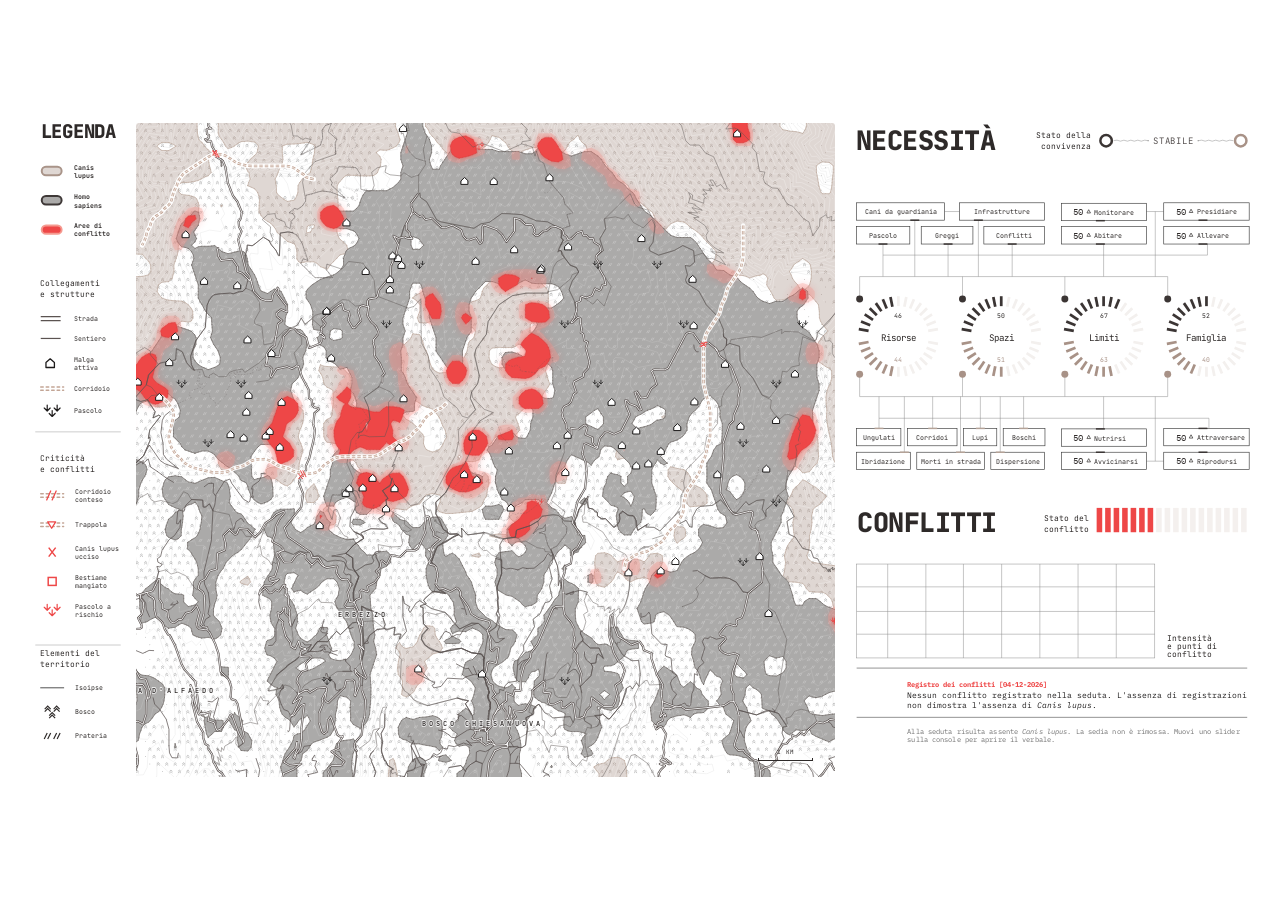
<file: index.html>
<!doctype html>
<html lang="it">
	<head>
		<meta charset="utf-8" />
		<meta name="viewport" content="width=device-width, initial-scale=1" />
		<title>Dispositivo di negoziazione</title>
		<meta
			name="description"
			content="Tavola dell'Alta Lessinia: presenze di Homo sapiens e Canis lupus, necessità delle due specie e conflitti della seduta. Gli slider sono in console.html."
		/>
		<link rel="preconnect" href="https://fonts.googleapis.com" />
		<link rel="preconnect" href="https://fonts.gstatic.com" crossorigin />
		<link
			href="https://fonts.googleapis.com/css2?family=IBM+Plex+Mono:ital,wght@0,400;0,500;0,600;1,400;1,600&family=JetBrains+Mono:ital,wght@0,400;0,500;0,600;0,700;0,800;1,400;1,700&display=swap"
			rel="stylesheet"
		/>
		<link rel="stylesheet" href="css/style.css" />
	</head>
	<body>
		<!-- La pagina è disegnata sulle coordinate di "reference interfaccia.png" (2576 × 1449):
       1 unità = var(--u), che scala tutto per riempire lo schermo. -->
		<div id="stage">
			<svg
				id="carta"
				viewBox="0 0 2576 1449"
				aria-hidden="false"
				role="img"
				aria-label="Legenda, necessità e conflitti"
			>
				<defs>
					<!-- segni della legenda, centrati in 0,0 -->
					<g id="s-canis">
						<rect
							x="-20"
							y="-8.5"
							width="40"
							height="17"
							rx="8.5"
							fill="#DFD7D3"
							stroke="#A99489"
							stroke-width="4"
						/>
					</g>
					<g id="s-homo">
						<rect
							x="-20"
							y="-8.5"
							width="40"
							height="17"
							rx="8.5"
							fill="#ABAAA9"
							stroke="#3E3837"
							stroke-width="4"
						/>
					</g>
					<g id="s-conflitto">
						<rect
							x="-20"
							y="-8.5"
							width="40"
							height="17"
							rx="8.5"
							fill="#EE4747"
							stroke="#F59A90"
							stroke-width="4"
						/>
					</g>
					<g id="s-strada">
						<path
							d="M-20 -4H20M-20 4H20"
							stroke="#5B5351"
							stroke-width="2.4"
							fill="none"
						/>
					</g>
					<g id="s-sentiero">
						<path
							d="M-20 0H20"
							stroke="#5B5351"
							stroke-width="2.4"
							fill="none"
						/>
					</g>
					<g id="s-malga">
						<path
							d="M-8.5 -1.5L0 -9L8.5 -1.5V8.5H-8.5Z"
							fill="#fff"
							stroke="#1D1B1B"
							stroke-width="2.6"
							stroke-linejoin="round"
						/>
					</g>
					<g id="s-corridoio">
						<path
							d="M-22 -3.4H24M-22 3.4H24"
							stroke="#C3A595"
							stroke-width="3"
							stroke-dasharray="5 6"
							stroke-linecap="round"
							fill="none"
						/>
					</g>
					<g id="s-conteso">
						<use href="#s-corridoio" />
						<path
							d="M-10 9L-2 -9M1 9L9 -9"
							stroke="#EE4747"
							stroke-width="2.6"
							stroke-linecap="round"
						/>
					</g>
					<g id="s-trappola">
						<use href="#s-corridoio" />
						<path
							d="M-8 -6H8L0 7Z"
							fill="#fff"
							stroke="#EE4747"
							stroke-width="2.6"
							stroke-linejoin="round"
						/>
					</g>
					<g id="s-ucciso">
						<path
							d="M-7 -9L7 9M7 -9L-7 9"
							stroke="#EE4747"
							stroke-width="3"
							fill="none"
						/>
					</g>
					<g id="s-bestiame">
						<rect
							x="-8"
							y="-8"
							width="16"
							height="16"
							fill="#fff"
							stroke="#EE4747"
							stroke-width="3"
						/>
					</g>
					<g
						id="s-pascolo-segno"
						fill="none"
						stroke-width="2.4"
						stroke-linecap="round"
						stroke-linejoin="round"
					>
						<path
							d="M-10 -12V0M-16 -6L-10 0L-4 -6M10 -12V0M4 -6L10 0L16 -6M0 -1V11M-6 5L0 11L6 5"
						/>
					</g>
					<g id="s-pascolo" stroke="#1D1B1B"><use href="#s-pascolo-segno" /></g>
					<g id="s-pascolo-rischio" stroke="#EE4747">
						<use href="#s-pascolo-segno" />
					</g>
					<g id="s-isoipse">
						<path
							d="M-24 0H24"
							stroke="#6D6D6D"
							stroke-width="2.4"
							fill="none"
						/>
					</g>
					<g
						id="s-bosco"
						fill="none"
						stroke="#2E2A29"
						stroke-width="2.4"
						stroke-linejoin="miter"
					>
						<path
							d="M-15 -6L-9 -12L-3 -6M-15 -1L-9 -7L-3 -1M3 -6L9 -12L15 -6M3 -1L9 -7L15 -1M-6 7L0 1L6 7M-6 12L0 6L6 12"
						/>
					</g>
					<g id="s-prateria">
						<path
							d="M-16 6L-10 -6M-9 6L-3 -6M3 6L9 -6M10 6L16 -6"
							stroke="#2E2A29"
							stroke-width="2.4"
							fill="none"
						/>
					</g>
				</defs>

				<!-- ===================== LEGENDA ===================== -->
				<g id="legenda" class="leg">
					<text class="titolo-leg" x="82" y="96">LEGENDA</text>

					<use href="#s-canis" x="104" y="163" />
					<text class="voce-b" x="149" y="160.5">Canis</text>
					<text class="voce-b" x="149" y="176.5">lupus</text>
					<use href="#s-homo" x="104" y="222" />
					<text class="voce-b" x="149" y="219.5">Homo</text>
					<text class="voce-b" x="149" y="236.5">sapiens</text>
					<use href="#s-conflitto" x="104" y="281" />
					<text class="voce-b" x="149" y="278.5">Aree di</text>
					<text class="voce-b" x="149" y="294.5">conflitto</text>

					<text class="sezione" x="81" y="394">Collegamenti</text>
					<text class="sezione" x="81" y="416">e strutture</text>
					<use href="#s-strada" x="102" y="460" />
					<text class="voce" x="149" y="465.5">Strada</text>
					<use href="#s-sentiero" x="102" y="500" />
					<text class="voce" x="149" y="504.5">Sentiero</text>
					<use href="#s-malga" x="101" y="550" />
					<text class="voce" x="149" y="546.5">Malga</text>
					<text class="voce" x="149" y="563.5">attiva</text>
					<use href="#s-corridoio" x="104" y="601" />
					<text class="voce" x="149" y="605.5">Corridoio</text>
					<use href="#s-pascolo" x="105" y="646" />
					<text class="voce" x="149" y="650.5">Pascolo</text>
					<path class="divisore" d="M71 688H243" />

					<text class="sezione" x="80" y="746">Criticità</text>
					<text class="sezione" x="80" y="768">e conflitti</text>
					<use href="#s-conteso" x="104" y="816" />
					<text class="voce" x="150" y="813.5">Corridoio</text>
					<text class="voce" x="150" y="829">conteso</text>
					<use href="#s-trappola" x="104" y="875" />
					<text class="voce" x="150" y="879.5">Trappola</text>
					<use href="#s-ucciso" x="105" y="930" />
					<text class="voce" x="150" y="927.5">Canis lupus</text>
					<text class="voce" x="150" y="943.5">ucciso</text>
					<use href="#s-bestiame" x="105" y="989" />
					<text class="voce" x="150" y="986">Bestiame</text>
					<text class="voce" x="150" y="1002">mangiato</text>
					<use href="#s-pascolo-rischio" x="105" y="1047" />
					<text class="voce" x="150" y="1044.5">Pascolo a</text>
					<text class="voce" x="150" y="1060.5">rischio</text>
					<path class="divisore" d="M71 1117H243" />

					<text class="sezione" x="80" y="1140">Elementi del</text>
					<text class="sezione" x="80" y="1162">territorio</text>
					<use href="#s-isoipse" x="105" y="1203" />
					<text class="voce" x="150" y="1207.5">Isoipse</text>
					<use href="#s-bosco" x="105" y="1252" />
					<text class="voce" x="150" y="1256.5">Bosco</text>
					<use href="#s-prateria" x="105" y="1300" />
					<text class="voce" x="150" y="1304.5">Prateria</text>
				</g>

				<!-- ===================== NECESSITÀ e CONFLITTI (costruiti da js/ui.js) ===================== -->
				<g id="pannello"></g>
			</svg>

			<main id="map-wrap">
				<canvas
					id="map"
					aria-label="Tavola dell'Alta Lessinia: trascina per spostarti, rotellina o pizzico per lo zoom"
				></canvas>
				<div id="tooltip" class="tooltip" hidden></div>
				<div class="map-scala" aria-hidden="true">
					<span class="map-scala-km"></span
					><span class="map-scala-barra"></span>
				</div>
			</main>
		</div>

		<div id="debug" hidden>
			<div class="debug-head">DEBUG <span>(D per chiudere)</span></div>
			<pre id="debug-text"></pre>
			<div class="debug-dev">
				<button id="btn-console" type="button">apri console (C)</button>
				<button id="btn-midi" type="button">collega MIDI</button>
				<button id="btn-serial" type="button">collega seriale</button>
				<div id="dev-status"></div>
			</div>
			<p class="hint">
				C console · T trattato · R reset · U uccisioni documentate · + − 0 zoom
				· F schermo intero · D debug
			</p>
		</div>

		<script src="data/lessinia.js"></script>
		<script src="js/config.js"></script>
		<script src="js/util.js"></script>
		<script src="js/input.js"></script>
		<script src="js/link.js"></script>
		<script src="js/simulation.js"></script>
		<script src="js/territory.js"></script>
		<script src="js/corridors.js"></script>
		<script src="js/eventi.js"></script>
		<script src="js/render.js"></script>
		<script src="js/ui.js"></script>
		<script src="js/main.js"></script>
	</body>
</html>
</file>
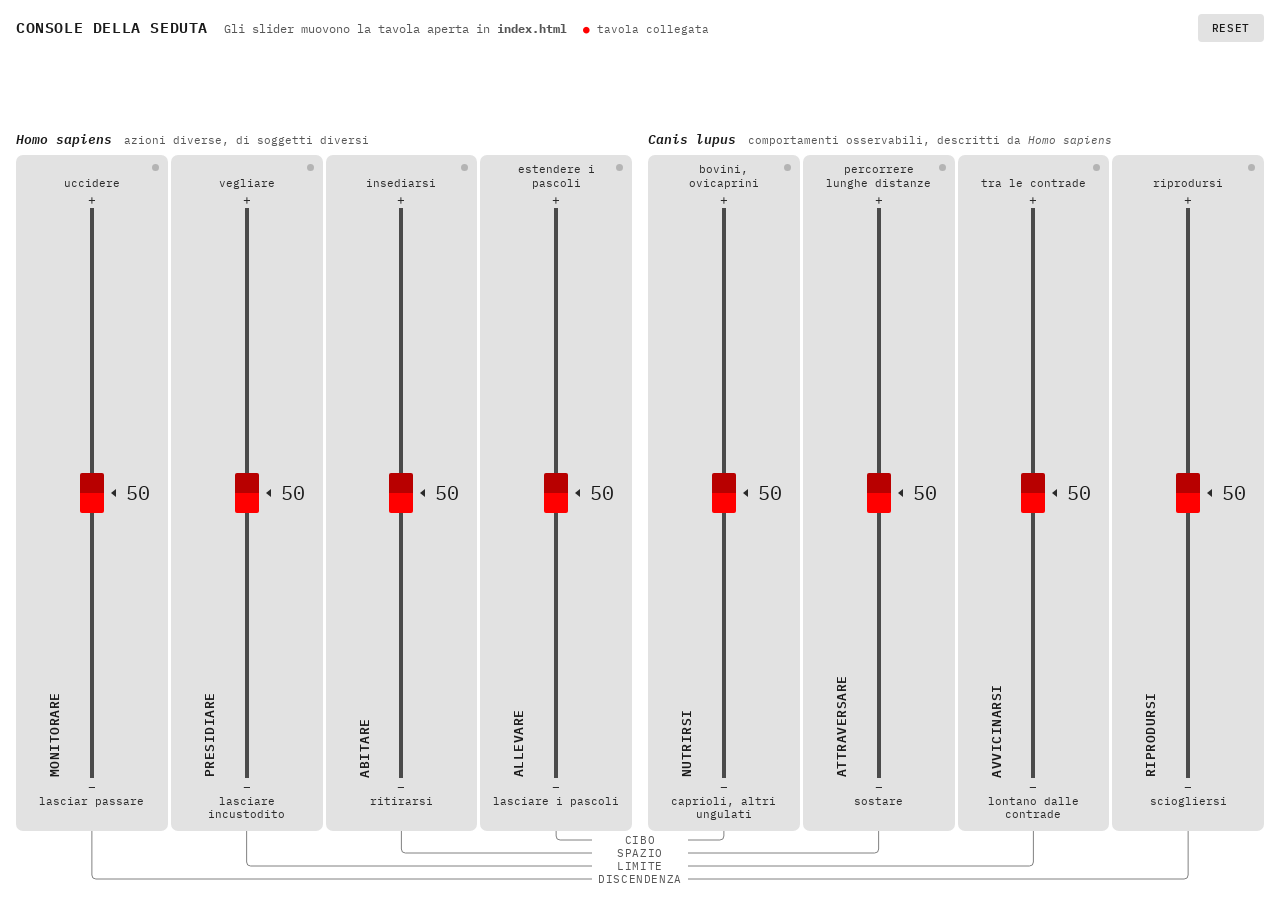
<file: console.html>
<!doctype html>
<html lang="it">
<head>
<meta charset="utf-8">
<meta name="viewport" content="width=device-width, initial-scale=1">
<title>Console della seduta</title>
<meta name="description" content="Gli otto slider del dispositivo di negoziazione: quattro azioni di Homo sapiens, quattro comportamenti di Canis lupus. Si usa insieme alla tavola (index.html).">
<link rel="preconnect" href="https://fonts.googleapis.com">
  <link rel="preconnect" href="https://fonts.gstatic.com" crossorigin>
  <link href="https://fonts.googleapis.com/css2?family=IBM+Plex+Mono:ital,wght@0,400;0,500;0,600;1,400;1,600&display=swap" rel="stylesheet">
  <link rel="stylesheet" href="css/console.css">
</head>
<body>
  <div id="app" class="app-console">
    <header id="top">
      <div class="title">
        <h1>Console della seduta</h1>
        <span class="sub">Gli slider muovono la tavola aperta in <b>index.html</b></span>
        <span id="collegamento" class="collegamento assente">in attesa della tavola</span>
      </div>
      <div class="buttons">
        <button id="btn-reset" type="button" title="tasto R">reset</button>
      </div>
    </header>

    <section id="console" aria-label="Console degli slider"></section>
  </div>

  <script src="js/config.js"></script>
  <script src="js/util.js"></script>
  <script src="js/link.js"></script>
  <script src="js/console.js"></script>
</body>
</html>
</file>
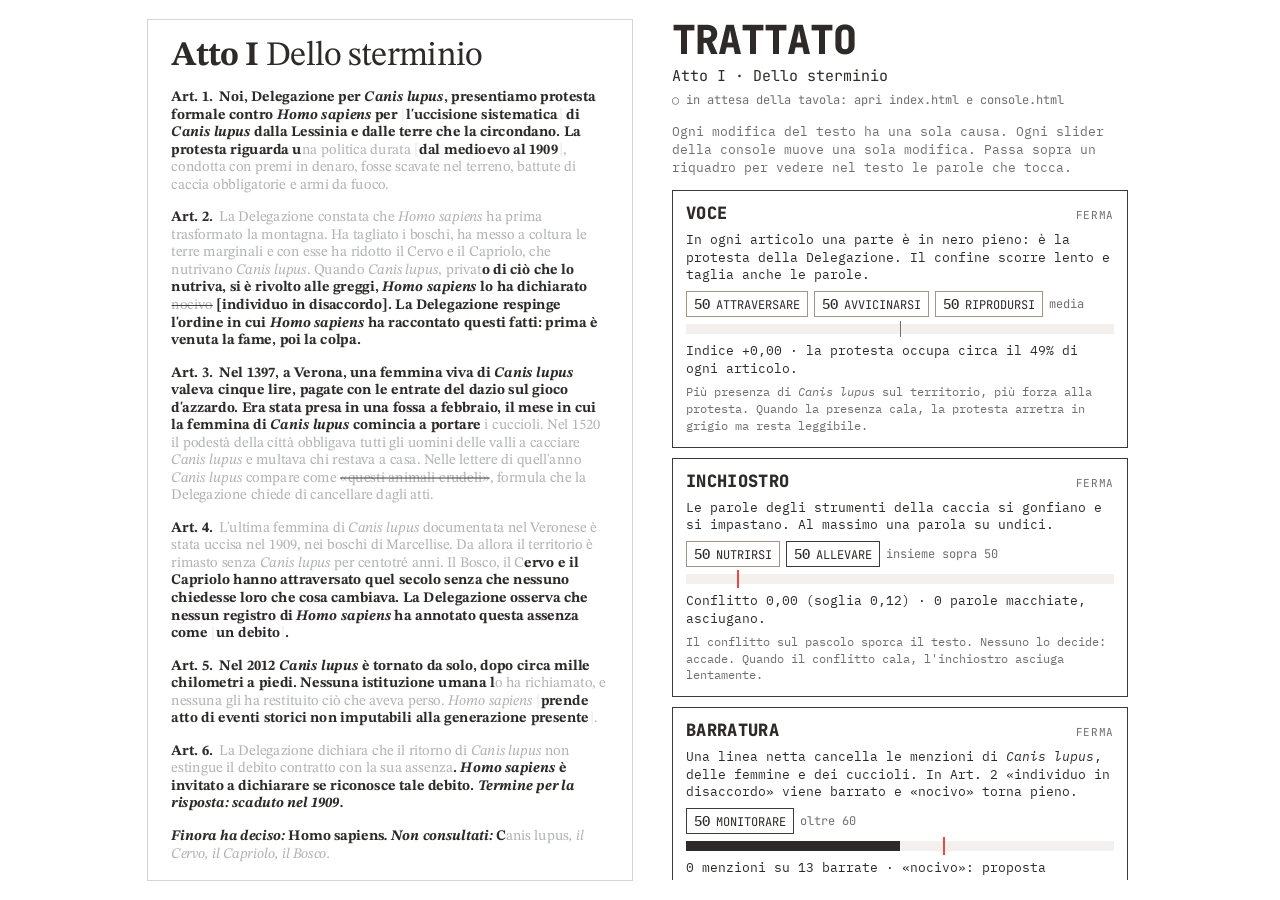
<file: trattato.html>
<!doctype html>
<html lang="it">
<head>
<meta charset="utf-8">
<meta name="viewport" content="width=device-width, initial-scale=1">
<title>Trattato generativo</title>
<meta name="description" content="Atto I del Trattato generativo: il testo si modifica con gli slider della console (console.html), letti dalla tavola (index.html).">
<link rel="preconnect" href="https://fonts.googleapis.com">
  <link rel="preconnect" href="https://fonts.gstatic.com" crossorigin>
  <link href="https://fonts.googleapis.com/css2?family=STIX+Two+Text:ital,wght@0,400..700;1,400..700&family=JetBrains+Mono:ital,wght@0,400;0,600;0,800;1,400&family=IBM+Plex+Mono:ital,wght@0,400;0,500;1,400&display=swap" rel="stylesheet">
  <link rel="stylesheet" href="css/trattato.css">
</head>
<body>
  <svg width="0" height="0" style="position:absolute" aria-hidden="true"><defs id="fdefs"></defs></svg>

  <div class="app">
    <!-- la colonna del ledwall: solo il testo -->
    <div class="stage">
      <div class="frame" id="frame">
        <div class="col" id="col" lang="it"><div class="body" id="body"></div></div>
      </div>
    </div>

    <!-- che cosa modifica il testo, e perché -->
    <aside class="banco" aria-label="Che cosa modifica il testo">
      <header class="testa">
        <h1>TRATTATO</h1>
        <p class="sub">Atto I · Dello sterminio</p>
        <p id="collegamento" class="collegamento assente">in attesa della tavola</p>
      </header>
      <p class="regola-generale">Ogni modifica del testo ha una sola causa. Ogni slider della console muove una sola modifica. Passa sopra un riquadro per vedere nel testo le parole che tocca.</p>
      <div id="mods"></div>
      <p class="nonagisce" id="nonagisce"></p>
      <section class="registro">
        <h2>Ultime modifiche</h2>
        <ol id="registro"></ol>
      </section>
      <p class="tasti">1 · 2 · 3 formato del ledwall (9:16, 1:2, 1:3) · I inverti · H nascondi il pannello · F schermo intero</p>
    </aside>
  </div>

  <script src="js/config.js"></script>
  <script src="js/link.js"></script>
  <script src="js/trattato.js"></script>
</body>
</html>
</file>
<file: css/style.css>
/* =====================================================================
   Tavola (index.html), copia di "reference interfaccia.png".
   La pagina è un palco di 2576 × 1449 unità, come il riferimento:
   --u è la grandezza di un'unità, scelta perché il palco riempia lo
   schermo senza deformarsi. Legenda e pannello sono un unico SVG con lo
   stesso sistema di coordinate; la tavola è un canvas nel suo riquadro.
   Gli slider stanno in console.html (css/console.css).
   ===================================================================== */
:root {
  color-scheme: light;
  --u: min(calc(100vw / 2576), calc(100vh / 1449));
  --carta: #FFFFFF;
  --inchiostro: #2E2A29;
  --grigio: #6F6F6F;
  --rosso: #EE4747;
  --jet: "JetBrains Mono", "IBM Plex Mono", Menlo, Consolas, monospace;
  --plex: "IBM Plex Mono", "JetBrains Mono", Menlo, Consolas, monospace;
}

* { box-sizing: border-box; }
html, body { margin: 0; height: 100%; }
body {
  background: var(--carta);
  color: var(--inchiostro);
  font-family: var(--jet);
  overflow: hidden;
  -webkit-font-smoothing: antialiased;
}

#stage {
  position: absolute; left: 50%; top: 50%;
  width: calc(2576 * var(--u)); height: calc(1449 * var(--u));
  transform: translate(-50%, -50%);
}
#carta { position: absolute; inset: 0; width: 100%; height: 100%; display: block; overflow: visible; }

/* ---------- testi dell'SVG ---------- */
#carta text { font-family: var(--jet); fill: var(--inchiostro); }
#carta .titolo-leg { font-size: 38px; font-weight: 800; letter-spacing: -0.5px; }
#carta .titolo { font-size: 54px; font-weight: 800; letter-spacing: -1px; }
#carta .voce-b { font-size: 13.2px; font-weight: 700; }
#carta .voce { font-size: 13.2px; }
#carta .sezione { font-size: 16px; }
#carta .divisore { stroke: #9A9A9A; stroke-width: 1; fill: none; }
#carta .etichetta { font-size: 16px; }
#carta .stato-conv { font-size: 18px; letter-spacing: 1.5px; text-anchor: middle; transition: fill .6s; }

/* schema delle necessità */
#carta .filo { stroke: #8C8C8C; stroke-width: 1; fill: none; }
#carta .scatola { fill: #fff; stroke: #3A3A3A; stroke-width: 1.3; }
#carta .scatola-t { font-size: 13.4px; text-anchor: middle; }
#carta .verbo-n { font-family: var(--plex); font-size: 17.5px; }
#carta .verbo-t { font-size: 13.4px; }
#carta .verbo-f { fill: none; stroke: var(--inchiostro); stroke-width: 1.4; stroke-linejoin: round; }
#carta .verbo-f.muove { fill: var(--inchiostro); }
#carta .piolo { fill: #3A3534; transition: fill .4s; }
#carta .piolo.lupo { fill: #B5A398; }
#carta .piolo.cambia { fill: var(--rosso); }
#carta .quadrante-nome { font-size: 18.4px; text-anchor: middle; }
#carta .quadrante-v { font-size: 13px; text-anchor: middle; font-variant-numeric: tabular-nums; }
#carta .quadrante-v.lupo { fill: #A89287; }
#carta .tacca { stroke-width: 5.5; }
#carta .tag { cursor: default; }

/* conflitti */
#carta .griglia { stroke: #8C8C8C; stroke-width: 1; fill: none; }
#carta .linea-sez { stroke: #4A4A4A; stroke-width: 1.2; }
#carta .ev-titolo { font-family: var(--plex); font-size: 13.3px; font-weight: 700; fill: var(--rosso); }
#carta .ev-testo { font-family: var(--plex); font-size: 16px; fill: #1F1D1D; }
#carta .verbale { font-family: var(--plex); font-size: 13.4px; fill: var(--grigio); letter-spacing: 0.2px; }
#carta .verbale.nuova { fill: #3E3A39; }
#carta tspan.it { font-style: italic; }

/* ---------- tavola ---------- */
#map-wrap {
  position: absolute;
  left: calc(273 * var(--u)); top: calc(67 * var(--u));
  width: calc(1407 * var(--u)); height: calc(1316 * var(--u));
  overflow: hidden; border-radius: calc(6 * var(--u));
  background: var(--carta);
}
#map { position: absolute; inset: 0; display: block; cursor: grab; touch-action: none; }
#map.trascina { cursor: grabbing; }

.map-scala {
  position: absolute; right: calc(43 * var(--u)); bottom: calc(33 * var(--u)); z-index: 4; pointer-events: none;
  display: flex; flex-direction: column; align-items: center; gap: calc(4 * var(--u));
  font-size: calc(12 * var(--u)); letter-spacing: .04em; color: var(--inchiostro);
}
.map-scala-barra {
  display: block; height: calc(5 * var(--u));
  border: calc(1.6 * var(--u)) solid var(--inchiostro); border-top: 0;
}

/* schede sulla tavola */
.tooltip {
  position: absolute; z-index: 5; pointer-events: none;
  max-width: 320px;
  background: var(--carta); border: 1px solid var(--inchiostro);
  padding: 9px 11px; font-family: var(--plex); font-size: 11.5px; line-height: 1.4;
}
.tooltip.conflitto { border-left: 4px solid var(--rosso); }
.tooltip.convivenza { border-left: 4px solid var(--inchiostro); }
.tt-title { font-family: var(--jet); font-weight: 700; font-size: 12px; text-transform: uppercase; letter-spacing: .04em; margin-bottom: 5px; }
.tt-sub { color: #555; margin: -2px 0 5px; }
.tt-row { display: grid; grid-template-columns: 86px 1fr; gap: 8px; margin-top: 3px; }
.tt-row b { font-weight: 500; font-size: 11px; color: #555; text-transform: uppercase; }
.tt-row b.specie { font-style: italic; text-transform: none; }
.tt-sep { font-size: 11px; font-weight: 600; text-transform: uppercase; letter-spacing: .04em; margin: 8px 0 2px; padding-top: 6px; border-top: 1px solid #D0D0D0; }
.tooltip.conflitto .tt-sep { color: var(--rosso); }

/* ---------- debug ---------- */
#debug {
  position: fixed; top: 24px; left: 24px; z-index: 20;
  background: var(--carta); border: 1px solid var(--inchiostro);
  padding: 10px 12px; max-height: calc(100vh - 48px); overflow: auto;
  font-family: var(--plex);
}
.debug-head { font-weight: 600; font-size: 12px; margin-bottom: 6px; }
.debug-head span { font-weight: 400; color: #808080; }
#debug pre { margin: 0; font-family: var(--plex); font-size: 11px; line-height: 1.35; }
.debug-dev { margin-top: 8px; display: flex; gap: 6px; flex-wrap: wrap; align-items: center; }
#dev-status { font-size: 11px; color: #555; width: 100%; }
.hint { font-size: 10.5px; color: #808080; margin: 8px 0 0; }
button {
  font-family: var(--plex); font-size: 11px; font-weight: 500; letter-spacing: .06em; text-transform: uppercase;
  background: #E2E2E2; color: var(--inchiostro); border: 0; border-radius: 4px; padding: 7px 14px; cursor: pointer;
}
button:hover { background: var(--inchiostro); color: var(--carta); }
button:focus-visible { outline: 2px solid var(--inchiostro); outline-offset: 2px; }
</file>
<file: css/console.css>
/* =====================================================================
   Estetica: pannello di sintetizzatore su fondo bianco.
   Moduli grigi, cursori rossi, un solo carattere monospace.
   La mappa resta quella cartografica: qui cambia solo la cornice.

   Scala tipografica
     titolo pagina   15px / 600
     nome slider     13px / 600   ·   titoli di sezione 12px / 600
     testo           12.5px / 400
     etichette       11px         ·   valori grandi 20px
   ===================================================================== */
:root {
  color-scheme: light;
  --carta: #FFFFFF;
  --carta-2: #EBEBEB;
  --carta-3: #D0D0D0;
  --modulo: #E2E2E2;       /* il grigio dei moduli degli slider */
  --inchiostro: #1A1A1A;
  --inchiostro-2: #555555;
  --inchiostro-3: #808080;
  --su-modulo: #2B2B2B;    /* testo secondario sul grigio dei moduli */
  --guida: #4A4A4A;
  --rosso-scuro: #B80000;
  --rosso: #FF0000;
  --accento: #D40000;
  --lupo: #1A1A1A;         /* linee "chi spinge chi" */
  --mono: "IBM Plex Mono", "SF Mono", Menlo, Consolas, monospace;
  --track-h: clamp(110px, calc(36vh - 168px), 340px);
  --gap: 14px;
  --raggio: 7px;
}

* { box-sizing: border-box; }
html, body { margin: 0; height: 100%; }
body {
  background: var(--carta);
  color: var(--inchiostro);
  font-family: var(--mono);
  font-size: 12.5px;
  line-height: 1.45;
  -webkit-font-smoothing: antialiased;
  overflow: hidden;
}

#app {
  display: grid;
  height: 100%;
  /* sopra: mappa 2/3, colonna bisogni + verbale 1/3.
     sotto: la fascia degli slider a tutta larghezza (in installazione: secondo schermo) */
  grid-template-columns: minmax(0, 2fr) minmax(0, 1fr);
  grid-template-rows: auto minmax(0, 1fr) auto;
  grid-template-areas:
    "top top"
    "map side"
    "console console";
  gap: var(--gap);
  padding-block: var(--gap);
  padding-left: max(16px, env(safe-area-inset-left, 0px));
  padding-right: max(16px, env(safe-area-inset-right, 0px));
}

/* ---------- testata ---------- */
#top { grid-area: top; display: flex; align-items: center; gap: 24px; }
.title { display: flex; align-items: baseline; gap: 16px; flex-wrap: wrap; flex: 1; min-width: 0; }
h1 { font-size: 15px; font-weight: 600; letter-spacing: .04em; text-transform: uppercase; margin: 0; }
.sub { color: var(--inchiostro-2); font-size: 12px; }
.buttons { display: flex; gap: 8px; }
button {
  font-family: var(--mono); font-size: 11px; font-weight: 500; letter-spacing: .06em; text-transform: uppercase;
  background: var(--modulo); color: var(--inchiostro);
  border: 0; border-radius: 4px;
  padding: 7px 14px; cursor: pointer;
}
button:hover { background: var(--inchiostro); color: var(--carta); }
button:active { background: var(--rosso); color: var(--carta); }
button:focus-visible { outline: 2px solid var(--inchiostro); outline-offset: 2px; }

/* ---------- mappa ---------- */
#map-wrap { grid-area: map; position: relative; min-height: 0; min-width: 0; overflow: hidden; border-radius: var(--raggio); }
#map-wrap::after {
  content: ""; position: absolute; inset: 0; z-index: 3; pointer-events: none;
  border: 1px solid var(--carta-3); border-radius: var(--raggio);
}
#map { position: absolute; inset: 0; display: block; cursor: grab; touch-action: none; }
#map.trascina { cursor: grabbing; }

.map-comandi {
  position: absolute; top: 10px; right: 10px; z-index: 4;
  display: flex; gap: 2px;
}
.map-comandi button { padding: 4px 9px; min-width: 28px; border-radius: 3px; text-transform: none; letter-spacing: 0; }

.map-scala {
  position: absolute; right: 12px; bottom: 10px; z-index: 4; pointer-events: none;
  display: flex; align-items: flex-end; gap: 6px;
  font-size: 11px; color: var(--inchiostro-2);
}
.map-scala-barra {
  display: block; height: 5px; border: 1px solid var(--inchiostro); border-top: 0;
  background: linear-gradient(90deg, var(--inchiostro) 50%, transparent 50%) bottom / 100% 1px no-repeat;
}

/* legenda: linguetta sul bordo sinistro; il pannello scorre sopra la mappa */
.leg-linguetta {
  position: absolute; left: 0; top: 12px; z-index: 4;
  writing-mode: vertical-rl; transform: rotate(180deg);
  padding: 12px 5px; border-radius: 0 4px 4px 0;
}
.leg-linguetta.nascosta { visibility: hidden; }
.leg-pannello {
  position: absolute; left: 0; top: 0; bottom: 0; z-index: 6;
  width: min(330px, 82%); overflow-y: auto;
  padding: 14px 16px 18px;
  background: var(--carta); border-right: 1px solid var(--carta-3);
  transform: translateX(-104%); transition: transform .25s ease;
}
.leg-pannello.aperto { transform: none; }
@media (prefers-reduced-motion: reduce) { .leg-pannello, .leg-linguetta { transition: none; } }
.leg-testa {
  display: flex; align-items: center; justify-content: space-between;
  font-size: 12px; font-weight: 600; letter-spacing: .08em; text-transform: uppercase;
  padding-bottom: 8px;
}
.leg-testa button { padding: 0 7px; font-size: 16px; line-height: 22px; }
.leg-nota { font-size: 11px; color: var(--inchiostro-2); margin: 0 0 14px; }
.lg-group { margin-bottom: 14px; }
.lg-head {
  display: grid; grid-template-columns: auto 1fr auto; align-items: baseline; column-gap: 8px;
  cursor: pointer; padding: 0 0 4px; border-bottom: 1px solid var(--carta-3); margin-bottom: 5px;
}
.lg-head input { accent-color: var(--rosso); margin: 0; align-self: center; }
.lg-title { font-size: 12px; font-weight: 600; }
.lg-head .key { font-size: 11px; color: var(--inchiostro-3); }
.lg-fonte-breve { grid-column: 2; font-size: 10.5px; color: var(--inchiostro-3); }
.lg-group.spento .lg-item { opacity: .35; }
.lg-group.spento .lg-title { color: var(--inchiostro-3); }
.lg-item { display: flex; align-items: center; gap: 8px; font-size: 11.5px; padding: 1px 0; }
.lg-item svg.lg, .lg-item canvas.lg { width: 34px; height: 14px; flex: none; overflow: visible; }
.lg-fonte { font-size: 10.5px; color: var(--inchiostro-3); margin: 10px 0 0; }
.hint { font-size: 10.5px; color: var(--inchiostro-3); }

/* schede sulla mappa */
.tooltip {
  position: absolute; z-index: 5; pointer-events: none;
  max-width: 320px;
  background: var(--carta); border: 1px solid var(--inchiostro); border-radius: 4px;
  padding: 9px 11px; font-size: 11.5px; line-height: 1.4;
}
.tooltip.conflitto { border-left: 4px solid var(--accento); }
.tooltip.convivenza { border-left: 4px solid var(--inchiostro); }
.tt-title { font-weight: 600; font-size: 12px; text-transform: uppercase; letter-spacing: .04em; margin-bottom: 5px; }
.tt-sub { color: var(--inchiostro-2); margin: -2px 0 5px; }
.tt-row { display: grid; grid-template-columns: 86px 1fr; gap: 8px; margin-top: 3px; }
.tt-row b { font-weight: 500; font-size: 11px; color: var(--inchiostro-2); text-transform: uppercase; }
.tt-row b.specie { font-style: italic; text-transform: none; }
.tt-sep { font-size: 11px; font-weight: 600; text-transform: uppercase; letter-spacing: .04em; margin: 8px 0 2px; padding-top: 6px; border-top: 1px solid var(--carta-3); }
.tooltip.conflitto .tt-sep { color: var(--accento); }

/* ---------- colonna laterale ---------- */
#side { grid-area: side; min-height: 0; display: flex; flex-direction: column; gap: 14px; overflow: hidden; }

h2 { font-size: 12px; font-weight: 600; text-transform: uppercase; letter-spacing: .08em; margin: 0 0 8px; }

/* ---------- bilancio ---------- */
#bilancio { flex: none; display: flex; flex-direction: column; gap: 5px; }
.bil-head {
  display: grid; grid-template-columns: 1fr auto 1fr; align-items: baseline;
  font-size: 12px; font-weight: 600; margin-bottom: 3px;
}
.bil-head span:first-child { text-align: left; }
.bil-head span:last-child { text-align: right; }
.bil-head .bil-title { letter-spacing: .08em; text-transform: uppercase; }
.specie { font-style: italic; }
.bil-row { display: grid; grid-template-columns: 50px 1fr 98px 1fr 50px; align-items: center; gap: 6px; }
.bil-label { text-align: center; font-size: 11px; text-transform: uppercase; letter-spacing: .03em; }
.bil-bar { position: relative; height: 18px; background: var(--carta-2); border-radius: 2px; overflow: hidden; }
.bil-fill { position: absolute; top: 0; bottom: 0; background: var(--inchiostro); transition: width .25s linear; }
.bil-bar.umano .bil-fill { right: 0; }
.bil-bar.lupo .bil-fill { left: 0; }
.bil-num {
  position: absolute; top: 50%; transform: translateY(-50%);
  font-size: 11px; line-height: 1; color: var(--carta); mix-blend-mode: difference;
  font-variant-numeric: tabular-nums;
}
.bil-bar.umano .bil-num { right: 5px; }
.bil-bar.lupo .bil-num { left: 5px; }
.bil-arrow { font-size: 11px; white-space: nowrap; font-variant-numeric: tabular-nums; transition: opacity .6s; }
.bil-arrow.umano { text-align: right; }
.bil-arrow.lupo { text-align: left; }
.bil-arrow.su { color: var(--inchiostro); }
.bil-arrow.giu { color: var(--accento); }
.bil-note { font-size: 11px; color: var(--inchiostro-2); margin: 5px 0 0; }

/* ---------- verbale ---------- */
.registro { flex: 1 1 auto; min-height: 120px; display: flex; flex-direction: column; border-top: 1px solid var(--carta-3); padding-top: 12px; }
.reg-nota { font-size: 11px; color: var(--inchiostro-2); margin: 0 0 8px; }
/* le istruzioni servono prima del primo gesto: poi lasciano spazio alle voci */
.registro:has(li.risposta, li.mano) .reg-nota { display: none; }
#registro-lista { flex: 1 1 auto; min-height: 0; overflow-y: auto; list-style: none; margin: 0; padding: 0 4px 0 0; }
#registro-lista li { padding: 8px 0; border-top: 1px solid var(--carta-2); transition: opacity .6s; }
#registro-lista li:first-child { border-top: 0; padding-top: 0; }
#registro-lista li b { font-size: 11.5px; font-weight: 600; letter-spacing: .02em; }
#registro-lista li em { font-size: 11.5px; color: var(--inchiostro-2); }
#registro-lista li span { display: block; margin-top: 2px; color: var(--inchiostro-2); }
#registro-lista li.sistema { color: var(--inchiostro-2); }

/* ---------- console ---------- */
#console { grid-area: console; position: relative; min-width: 0; }
.console-halves { display: flex; align-items: stretch; gap: 16px; }
.console-half { flex: 1; display: flex; flex-direction: column; min-width: 0; }
.console-axis { display: none; }
.half-head { display: flex; align-items: baseline; gap: 12px; margin-bottom: 6px; }
.half-head .specie { font-size: 13px; font-weight: 600; }
.half-nota { font-size: 11px; color: var(--inchiostro-2); }
.fader-row { display: grid; grid-template-columns: repeat(4, minmax(0, 1fr)); gap: 3px; }

/* il modulo */
.fader {
  --moto: 0;
  position: relative;
  display: flex; flex-direction: column; min-width: 0;
  background: var(--modulo); border-radius: var(--raggio);
  padding: 8px 8px 9px;
  user-select: none; -webkit-user-select: none;
}
/* il nome della categoria sta sugli archi; compare nel modulo solo sui telefoni, dove gli archi non ci sono */
.fader-coppia { display: none; font-size: 10.5px; line-height: 14px; letter-spacing: .06em; text-transform: uppercase; color: var(--su-modulo); }
/* il LED si accende quando lo slider si muove da solo; nero se è tenuto in mano */
.fader-led { position: absolute; top: 9px; right: 9px; width: 7px; height: 7px; border-radius: 50%; background: #B4B4B4; }
.fader.auto .fader-led { background: var(--rosso); box-shadow: 0 0 calc(var(--moto) * 8px) var(--rosso); }
.fader.held .fader-led { background: var(--inchiostro); box-shadow: none; }

.fader-end { display: flex; justify-content: center; text-align: center; font-size: 11px; line-height: 1.25; min-height: 2.5em; color: var(--su-modulo); }
.fader-end.top { align-items: flex-end; padding-inline: 12px; }
.fader-end.bottom { align-items: flex-start; }
.fader-segno { text-align: center; font-size: 13px; line-height: 17px; color: var(--su-modulo); }

.fader-corpo { display: grid; grid-template-columns: minmax(0, 1fr) 56px minmax(0, 1fr); }
.fader-name {
  writing-mode: vertical-rl; transform: rotate(180deg);
  justify-self: end; align-self: end;
  font-size: 13px; font-weight: 600; letter-spacing: .04em; white-space: nowrap;
}
.fader-value { align-self: center; justify-self: start; padding-left: 6px; font-size: 20px; font-variant-numeric: tabular-nums; }
.fader.held .fader-value { font-weight: 600; }

.fader-track { position: relative; height: var(--track-h); cursor: ns-resize; touch-action: none; outline: none; }
.fader-slot { position: absolute; left: 50%; top: 0; bottom: 0; width: 4px; margin-left: -2px; background: var(--guida); }
.fader-target {
  position: absolute; right: 4px; width: 0; height: 0; margin-bottom: -4px;
  border-top: 4px solid transparent; border-bottom: 4px solid transparent; border-right: 5px solid var(--su-modulo);
  bottom: 50%; pointer-events: none; transition: bottom .1s linear;
}
.fader-cap {
  position: absolute; left: 50%; bottom: 0;
  width: 24px; height: 40px; margin-left: -12px; border-radius: 2px;
  background: linear-gradient(var(--rosso-scuro) 0 50%, var(--rosso) 50% 100%);
}
.fader.held .fader-cap { box-shadow: 0 0 0 2px var(--inchiostro); }
.fader-track:focus-visible .fader-cap { outline: 2px solid var(--inchiostro); outline-offset: 2px; }

/* archi tra le categorie speculari */
svg.pair-arcs { display: block; overflow: visible; }
svg.pair-arcs path { fill: none; stroke: var(--inchiostro-3); stroke-width: 1; }
svg.pair-arcs rect { fill: var(--carta); }
svg.pair-arcs text { font-family: var(--mono); font-size: 10.5px; letter-spacing: .06em; text-transform: uppercase; text-anchor: middle; fill: var(--inchiostro-2); }

/* chi spinge chi */
svg.link-arcs { position: absolute; left: 0; top: 0; pointer-events: none; overflow: visible; }
svg.link-arcs path { fill: none; stroke: var(--lupo); stroke-linecap: round; transition: opacity .3s; }
svg.link-arcs text { font-family: var(--mono); font-size: 10px; fill: var(--lupo); text-anchor: middle; }

/* ---------- debug ---------- */
#debug {
  position: fixed; top: 70px; left: 24px; z-index: 20;
  background: var(--carta); border: 1px solid var(--inchiostro); border-radius: 4px;
  padding: 10px 12px; max-height: calc(100vh - 100px); overflow: auto;
}
.debug-head { font-weight: 600; font-size: 12px; margin-bottom: 6px; }
.debug-head span { font-weight: 400; color: var(--inchiostro-3); }
#debug pre { margin: 0; font-family: var(--mono); font-size: 11px; line-height: 1.35; }
.debug-dev { margin-top: 8px; display: flex; gap: 6px; flex-wrap: wrap; align-items: center; }
#dev-status { font-size: 11px; color: var(--inchiostro-2); width: 100%; }

/* ---------- schermi grandi (installazione) ---------- */
@media (min-width: 1800px) {
  :root { --gap: 20px; }
}

/* ---------- schermi stretti ---------- */
@media (max-width: 1100px) {
  body { overflow: auto; }
  #app {
    height: auto;
    grid-template-columns: minmax(0, 1fr);
    grid-template-rows: auto 62vw auto auto;
    grid-template-areas: "top" "map" "side" "console";
  }
  #top { flex-wrap: wrap; gap: 10px; }
  :root { --track-h: 200px; }
  #side { overflow: visible; }
  .registro { max-height: 360px; }
}
@media (max-width: 640px) {
  .console-halves { flex-direction: column; }
  svg.pair-arcs { display: none; }
  .fader-coppia { display: block; padding-right: 12px; }
  .half-head { flex-wrap: wrap; gap: 2px 12px; }
  .fader { padding-inline: 4px; }
  .fader-corpo { grid-template-columns: minmax(0, 1fr) 36px minmax(0, 1fr); }
  .fader-value { font-size: 14px; padding-left: 2px; }
  .fader-name { font-size: 11px; }
  .fader-end { font-size: 10.5px; min-height: 3.75em; }
  .bil-row { grid-template-columns: 42px 1fr 84px 1fr 42px; gap: 4px; }
  .bil-label { font-size: 10.5px; letter-spacing: 0; }
}

/* =====================================================================
   Pagina della console (console.html): solo testata e slider.
   La tavola, i bisogni e i conflitti stanno in index.html.
   ===================================================================== */
#app.app-console {
  grid-template-columns: minmax(0, 1fr);
  grid-template-rows: auto minmax(0, 1fr);
  grid-template-areas: "top" "console";
  --track-h: clamp(160px, calc(100vh - 330px), 640px);
}
.app-console #console { align-self: end; }
.collegamento { font-size: 11px; color: var(--inchiostro-2); }
.collegamento.attivo::before { content: "● "; color: var(--rosso); }
.collegamento.assente::before { content: "○ "; }
@media (max-width: 1100px) {
  #app.app-console { grid-template-rows: auto auto; grid-template-areas: "top" "console"; }
}
</file>
<file: css/trattato.css>
/* =====================================================================
   Trattato (trattato.html): la colonna del ledwall e, accanto, il banco
   che spiega che cosa modifica il testo.
   La colonna conserva lo stile del prototipo dell'Atto I
   (trattato/prototipo-originale/atto1.html): STIX Two Text, pesi estremi,
   ink bleed. Il banco usa i caratteri e i colori della tavola.
   ===================================================================== */
:root {
  color-scheme: light;
  --page: #FFFFFF;
  --fg: #2E2A29;
  --muted: #6F6F6F;
  --line: #D6D3D1;
  --well: #F4F0EE;
  --rosso: #EE4747;
  --lupo: #A89287;
  --paper: #FFFFFF; --ink: #2E2A29; --ink2: #2E2A29; --ink3: #B1B2B5;
  --f-serif: 'STIX Two Text', 'Iowan Old Style', Georgia, serif;
  --f-jet: 'JetBrains Mono', 'IBM Plex Mono', Menlo, monospace;
  --f-plex: 'IBM Plex Mono', 'JetBrains Mono', Menlo, monospace;
}
* { box-sizing: border-box; }
html, body { margin: 0; height: 100%; }
body { background: var(--page); color: var(--fg); font-family: var(--f-jet); overflow: hidden; -webkit-font-smoothing: antialiased; }

.app {
  display: grid; grid-template-columns: auto minmax(360px, 460px); justify-content: center;
  gap: 40px; height: 100%; padding: 20px max(16px, env(safe-area-inset-right, 0px)) 20px max(16px, env(safe-area-inset-left, 0px));
}
.app.solo { grid-template-columns: auto; }
.app.solo .banco { display: none; }

/* ---------- ledwall ---------- */
.stage { min-width: 0; display: flex; justify-content: center; align-items: flex-start; }
.frame {
  position: relative; height: calc(100vh - 40px); aspect-ratio: var(--arw) / var(--arh);
  max-width: 100%; overflow: hidden; background: var(--paper); outline: 1px solid var(--line);
}
.col { position: absolute; left: 0; top: 0; width: 1080px; height: var(--H); transform-origin: 0 0;
  padding: 44px 52px 40px; background: var(--paper); color: var(--ink); }
.col.inv { filter: invert(1); }

.body { height: 100%; display: flex; flex-direction: column; justify-content: space-between; gap: .3em; overflow: hidden;
  font-family: var(--f-serif); font-size: var(--fs, 32px); line-height: 1.2; letter-spacing: -.003em; }
.body.fitting { justify-content: flex-start; }
.body p { margin: 0; }
.ttl { font-size: 2.35em; line-height: .98; letter-spacing: -.02em; }
.ttl b { font-weight: 800; } .ttl i { font-style: normal; font-weight: 200; color: var(--ink2); }
.art .num { font-weight: 800; color: var(--ink); margin-right: .2em; }
.end { font-style: italic; }

.wd { position: relative; font-weight: 240; color: var(--ink3); transition: font-weight 1.3s ease, color 1.3s ease, background-color .3s; }
.wd .hv { font-weight: 800; color: var(--ink); }
.wd .bl { color: var(--ink); }
.k-i, .k-sci { font-style: italic; }
.end .k-sci { font-style: normal; }
.wd.barrabile::after { content: ""; position: absolute; left: -.08em; top: .56em; height: .085em; width: calc(100% + .16em); background: var(--ink);
  transform: scaleX(0); transform-origin: left; transition: transform .9s cubic-bezier(.7, 0, .2, 1); }
.wd.barrabile.cut::after { transform: scaleX(1); }

.br { font-weight: 200; color: var(--ink3); transition: opacity 2s; }
.slot .cur, .add .cur { font-weight: 680; color: var(--ink); transition: font-weight 1.8s; }
.cur.fresh { font-weight: 800; }
.gh { font-size: .55em; font-weight: 200; color: var(--ink3); text-decoration: line-through; text-decoration-thickness: 1px; margin-left: .3em; transition: opacity 2s; }
.gh:empty, .gl:empty { display: none; }
.gl { font: 500 .36em/1 var(--f-jet); letter-spacing: .08em; text-transform: uppercase; color: var(--ink); margin-left: .4em; vertical-align: .9em; transition: opacity 2s; }
.add.is-off { display: none; }
.add.is-gone { font-size: .6em; }
.add.is-gone .cur { font-weight: 200; color: var(--ink3); text-decoration: line-through; text-decoration-thickness: 1px; }

.cp .old, .cp .new { text-decoration-line: line-through; text-decoration-thickness: 2px; text-decoration-color: transparent;
  transition: text-decoration-color 1s, font-weight 1.4s, color 1.2s; }
.cp .new { font-weight: 720; color: var(--ink); }
.st-proposta .old, .st-barrato .old { text-decoration-color: var(--ink); color: var(--ink3); font-weight: 260; }
.st-ripristinato .old, .st-aperto .old { font-weight: 800; color: var(--ink); }
.st-ripristinato .new, .st-redatto .old { text-decoration-color: var(--ink); text-decoration-thickness: .085em; color: var(--ink2); font-weight: 300; }

/* evidenziazione: le parole toccate dalla modifica sotto il cursore */
.body.hl-voce .wd.pieno,
.body.hl-inchiostro .wd.k-x,
.body.hl-barratura .wd.barrabile, .body.hl-barratura .cp,
.body.hl-riformulazione .slot, .body.hl-riformulazione .add:not(.is-off) { background-color: rgba(238, 71, 71, .16); }

/* ---------- banco ---------- */
.banco { min-width: 0; height: calc(100vh - 40px); overflow-y: auto; display: flex; flex-direction: column; gap: 14px; padding-right: 4px; }
.testa h1 { font: 800 40px/1 var(--f-jet); letter-spacing: -1px; margin: 0; }
.testa .sub { margin: 6px 0 0; font-size: 15px; }
.collegamento { margin: 6px 0 0; font-size: 12px; color: var(--muted); }
.collegamento.attivo::before { content: "● "; color: var(--rosso); }
.collegamento.assente::before { content: "○ "; }
.regola-generale, .nonagisce, .tasti { margin: 0; font-family: var(--f-plex); font-size: 12.5px; line-height: 1.45; color: var(--muted); }
.tasti { font-size: 11px; margin-top: auto; }

#mods { display: flex; flex-direction: column; gap: 10px; }
.mod { border: 1.3px solid #3A3A3A; padding: 11px 13px 12px; display: flex; flex-direction: column; gap: 7px; cursor: default; transition: box-shadow .3s; }
.mod.attiva { box-shadow: inset 4px 0 0 var(--rosso); }
.mod.fissa { background: #FBF8F7; }
.mod-testa { display: flex; justify-content: space-between; align-items: baseline; gap: 10px; }
.mod-nome { font-weight: 800; font-size: 17px; letter-spacing: .02em; text-transform: uppercase; }
.mod-stato { font-size: 11px; letter-spacing: .06em; text-transform: uppercase; color: var(--muted); }
.mod.attiva .mod-stato { color: var(--rosso); }
.mod-cosa { margin: 0; font-family: var(--f-plex); font-size: 12.5px; line-height: 1.4; }
.mod-causa { display: flex; flex-wrap: wrap; gap: 6px; align-items: center; font-size: 12px; }
.verbo { border: 1px solid #3A3A3A; padding: 3px 7px; white-space: nowrap; }
.verbo b { font-family: var(--f-plex); font-weight: 500; font-size: 14px; margin-right: 6px; font-variant-numeric: tabular-nums; }
.verbo.lupo { border-color: var(--lupo); }
.mod-causa .op { color: var(--muted); }
.barra { position: relative; height: 10px; background: var(--well); }
.barra i { position: absolute; top: 0; bottom: 0; background: var(--fg); transition: left .2s linear, width .2s linear; }
.barra.div::before { content: ""; position: absolute; left: 50%; top: -3px; bottom: -3px; width: 1px; background: var(--muted); }
.barra .soglia { position: absolute; top: -4px; bottom: -4px; width: 2px; background: var(--rosso); }
.mod-regola { margin: 0; font-family: var(--f-plex); font-size: 12px; line-height: 1.4; color: var(--muted); }
.mod-ora { margin: 0; font-family: var(--f-plex); font-size: 12.5px; line-height: 1.45; }
.mod-ora q { quotes: "«" "»"; font-weight: 500; }

.registro h2 { margin: 0 0 6px; font-size: 13px; letter-spacing: .08em; text-transform: uppercase; }
.registro ol { list-style: none; margin: 0; padding: 0; font-family: var(--f-plex); font-size: 12px; line-height: 1.4; }
.registro li { padding: 6px 0; border-top: 1px solid var(--line); transition: opacity 1s; }
.registro li b { font-family: var(--f-jet); font-weight: 600; }
.registro li span { color: var(--muted); }

@media (max-width: 900px) {
  body { overflow: auto; }
  .app { grid-template-columns: 1fr; height: auto; }
  .frame { height: auto; width: 100%; }
  .banco { height: auto; }
}
@media (prefers-reduced-motion: reduce) { .wd, .cp .old, .cp .new, .wd.barrabile::after { transition-duration: .01s; } }
</file>
